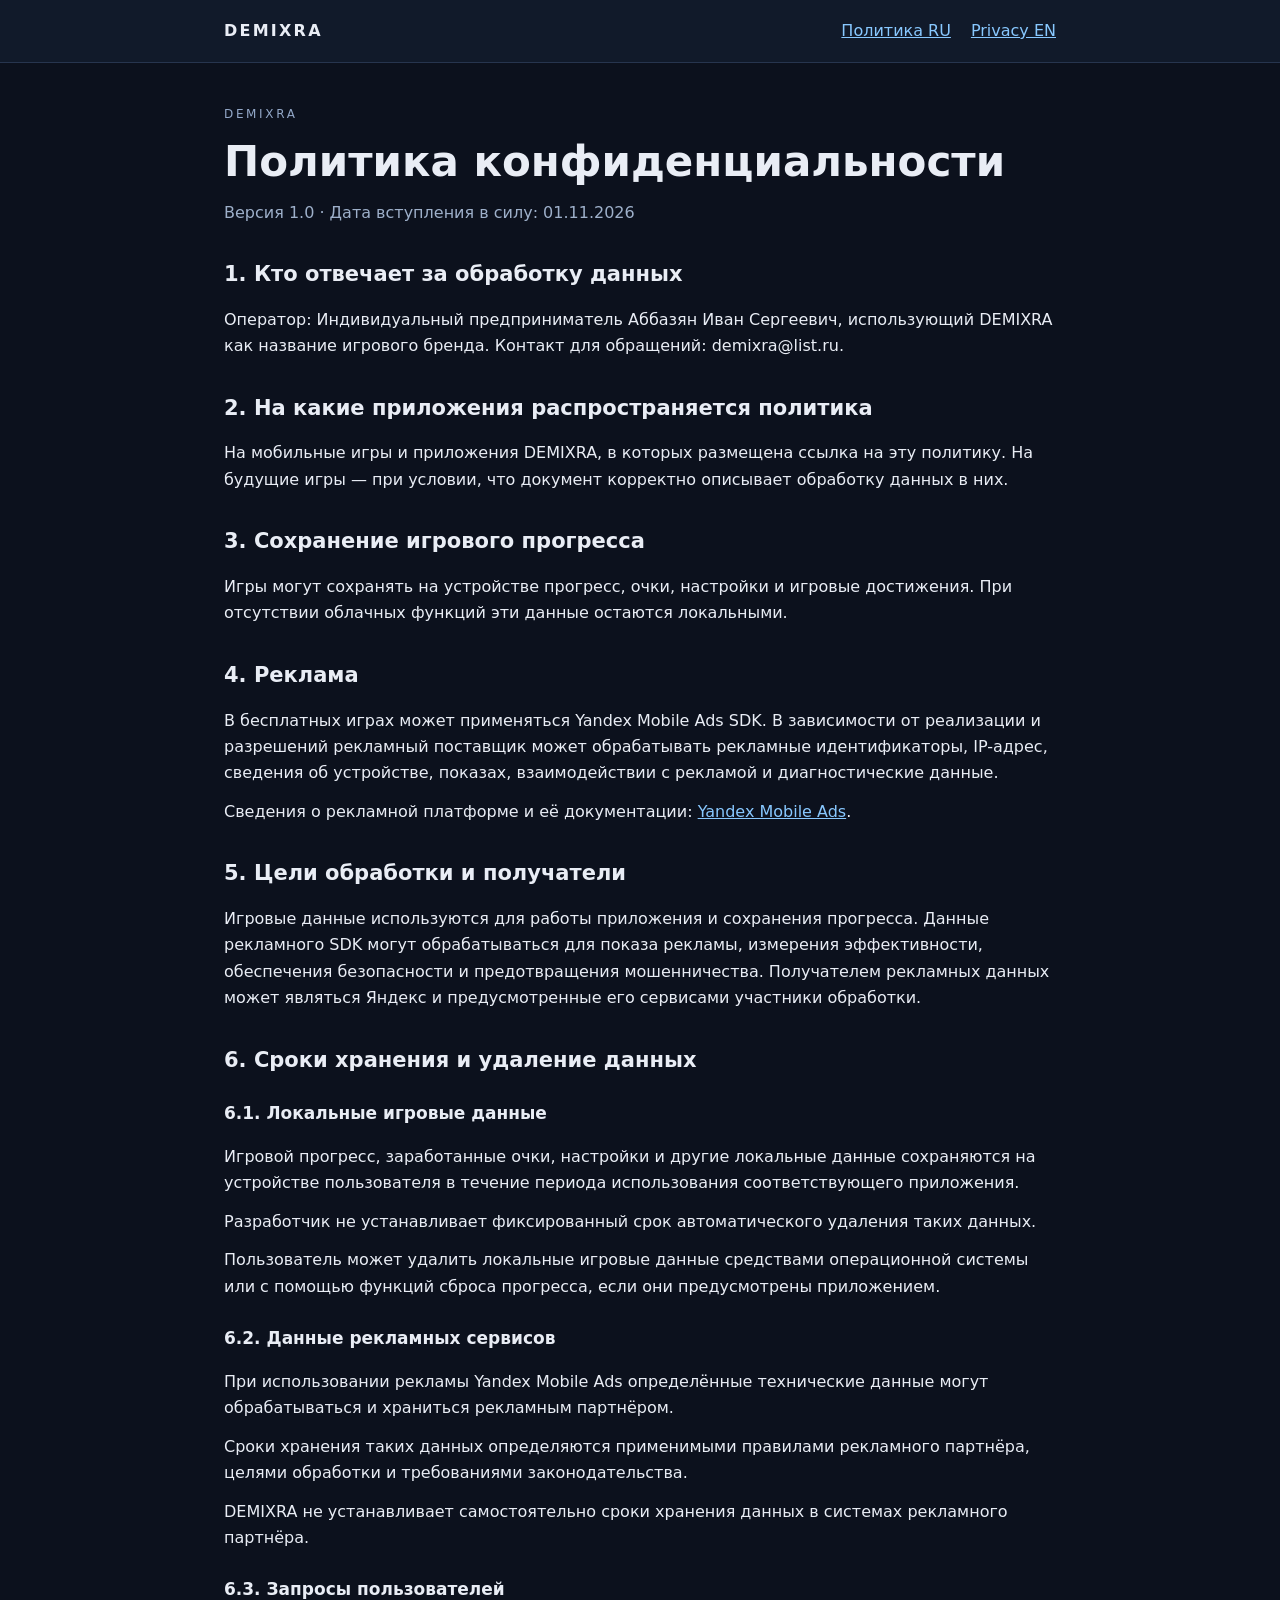
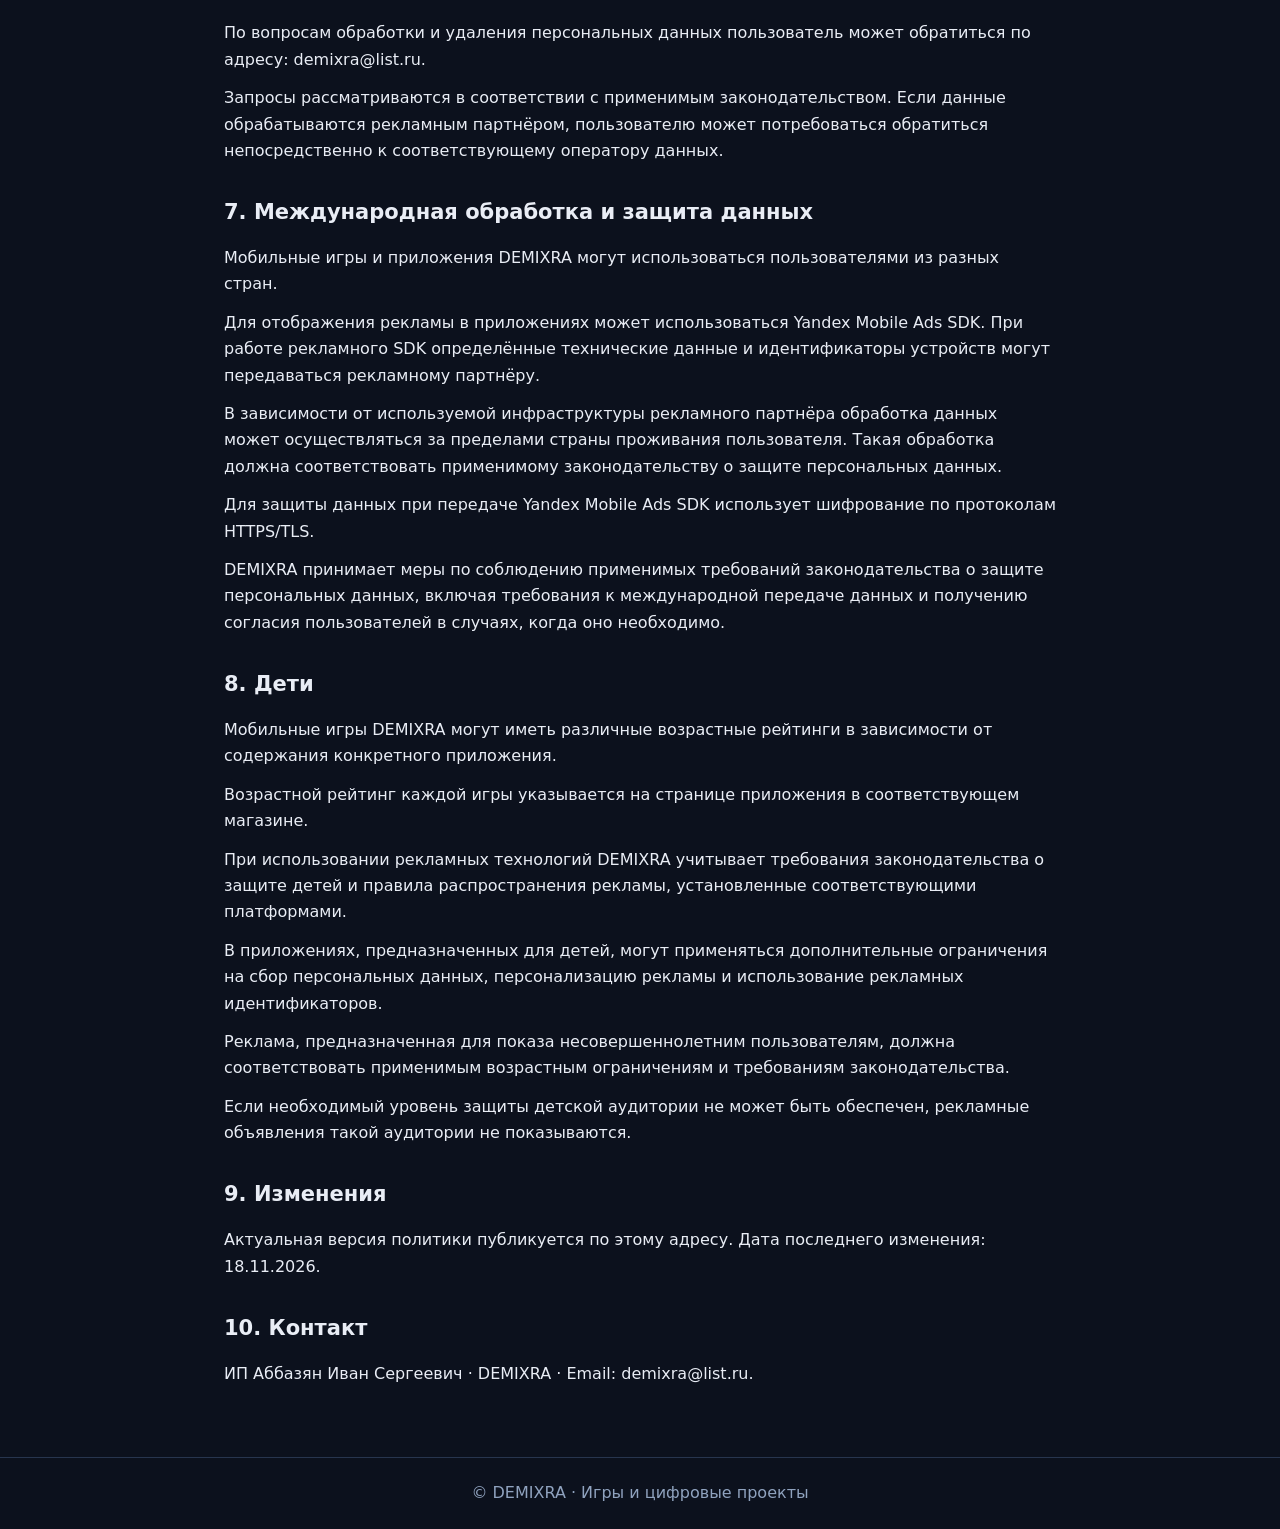
<file: privacy/index.html>
<!DOCTYPE html>
<html lang="ru">
<head>
  <meta charset="utf-8">
  <meta name="viewport" content="width=device-width, initial-scale=1">
  <meta name="robots" content="index,follow">
  <title>Политика конфиденциальности — DEMIXRA</title>
  <link rel="stylesheet" href="../style.css">
</head>
<body>
  <header>
    <nav aria-label="Language navigation">
      <span class="brand">DEMIXRA</span>
      <div class="links">
        <a href="./" lang="ru">Политика RU</a>
        <a href="en/" lang="en">Privacy EN</a>
      </div>
    </nav>
  </header>
  <main>
    <p class="eyebrow">DEMIXRA</p>
    <h1>Политика конфиденциальности</h1>
    <p class="meta">Версия 1.0 · Дата вступления в силу: 01.11.2026</p>
    <h2>1. Кто отвечает за обработку данных</h2>
    <p>Оператор: Индивидуальный предприниматель Аббазян Иван Сергеевич, использующий DEMIXRA как название игрового бренда. Контакт для обращений: demixra@list.ru.</p>
    <h2>2. На какие приложения распространяется политика</h2>
    <p>На мобильные игры и приложения DEMIXRA, в которых размещена ссылка на эту политику. На будущие игры — при условии, что документ корректно описывает обработку данных в них.</p>
    <h2>3. Сохранение игрового прогресса</h2>
    <p>Игры могут сохранять на устройстве прогресс, очки, настройки и игровые достижения. При отсутствии облачных функций эти данные остаются локальными.</p>
    <h2>4. Реклама</h2>
    <p>В бесплатных играх может применяться Yandex Mobile Ads SDK. В зависимости от реализации и разрешений рекламный поставщик может обрабатывать рекламные идентификаторы, IP-адрес, сведения об устройстве, показах, взаимодействии с рекламой и диагностические данные.</p>
    <p>
      Сведения о рекламной платформе и её документации: <a href="https://ads.yandex.com/helpcenter/ru/dev/android/quick-start" rel="noopener noreferrer">Yandex Mobile Ads</a>.
    </p>
    <h2>5. Цели обработки и получатели</h2>
    <p>Игровые данные используются для работы приложения и сохранения прогресса. Данные рекламного SDK могут обрабатываться для показа рекламы, измерения эффективности, обеспечения безопасности и предотвращения мошенничества. Получателем рекламных данных может являться Яндекс и предусмотренные его сервисами участники обработки.</p>
    <h2>6. Сроки хранения и удаление данных</h2>
    <h3>6.1. Локальные игровые данные</h3>
    <p>Игровой прогресс, заработанные очки, настройки и другие локальные данные сохраняются на устройстве пользователя в течение периода использования соответствующего приложения.</p>
    <p>Разработчик не устанавливает фиксированный срок автоматического удаления таких данных.</p>
    <p>Пользователь может удалить локальные игровые данные средствами операционной системы или с помощью функций сброса прогресса, если они предусмотрены приложением.</p>
    <h3>6.2. Данные рекламных сервисов</h3>
    <p>При использовании рекламы Yandex Mobile Ads определённые технические данные могут обрабатываться и храниться рекламным партнёром.</p>
    <p>Сроки хранения таких данных определяются применимыми правилами рекламного партнёра, целями обработки и требованиями законодательства.</p>
    <p>DEMIXRA не устанавливает самостоятельно сроки хранения данных в системах рекламного партнёра.</p>
    <h3>6.3. Запросы пользователей</h3>
    <p>По вопросам обработки и удаления персональных данных пользователь может обратиться по адресу: demixra@list.ru.</p>
    <p>Запросы рассматриваются в соответствии с применимым законодательством. Если данные обрабатываются рекламным партнёром, пользователю может потребоваться обратиться непосредственно к соответствующему оператору данных.</p>
    <h2>7. Международная обработка и защита данных</h2>
    <p>Мобильные игры и приложения DEMIXRA могут использоваться пользователями из разных стран.</p>
    <p>Для отображения рекламы в приложениях может использоваться Yandex Mobile Ads SDK. При работе рекламного SDK определённые технические данные и идентификаторы устройств могут передаваться рекламному партнёру.</p>
    <p>В зависимости от используемой инфраструктуры рекламного партнёра обработка данных может осуществляться за пределами страны проживания пользователя. Такая обработка должна соответствовать применимому законодательству о защите персональных данных.</p>
    <p>Для защиты данных при передаче Yandex Mobile Ads SDK использует шифрование по протоколам HTTPS/TLS.</p>
    <p>DEMIXRA принимает меры по соблюдению применимых требований законодательства о защите персональных данных, включая требования к международной передаче данных и получению согласия пользователей в случаях, когда оно необходимо.</p>
    <h2>8. Дети</h2>
    <p>Мобильные игры DEMIXRA могут иметь различные возрастные рейтинги в зависимости от содержания конкретного приложения.</p>
    <p>Возрастной рейтинг каждой игры указывается на странице приложения в соответствующем магазине.</p>
    <p>При использовании рекламных технологий DEMIXRA учитывает требования законодательства о защите детей и правила распространения рекламы, установленные соответствующими платформами.</p>
    <p>В приложениях, предназначенных для детей, могут применяться дополнительные ограничения на сбор персональных данных, персонализацию рекламы и использование рекламных идентификаторов.</p>
    <p>Реклама, предназначенная для показа несовершеннолетним пользователям, должна соответствовать применимым возрастным ограничениям и требованиям законодательства.</p>
    <p>Если необходимый уровень защиты детской аудитории не может быть обеспечен, рекламные объявления такой аудитории не показываются.</p>
    <h2>9. Изменения</h2>
    <p>Актуальная версия политики публикуется по этому адресу. Дата последнего изменения: 18.11.2026.</p>
    <h2>10. Контакт</h2>
    <p>ИП Аббазян Иван Сергеевич · DEMIXRA · Email: demixra@list.ru.</p>
  </main>
  <footer>© DEMIXRA · Игры и цифровые проекты</footer>
</body>
</html>
</file>
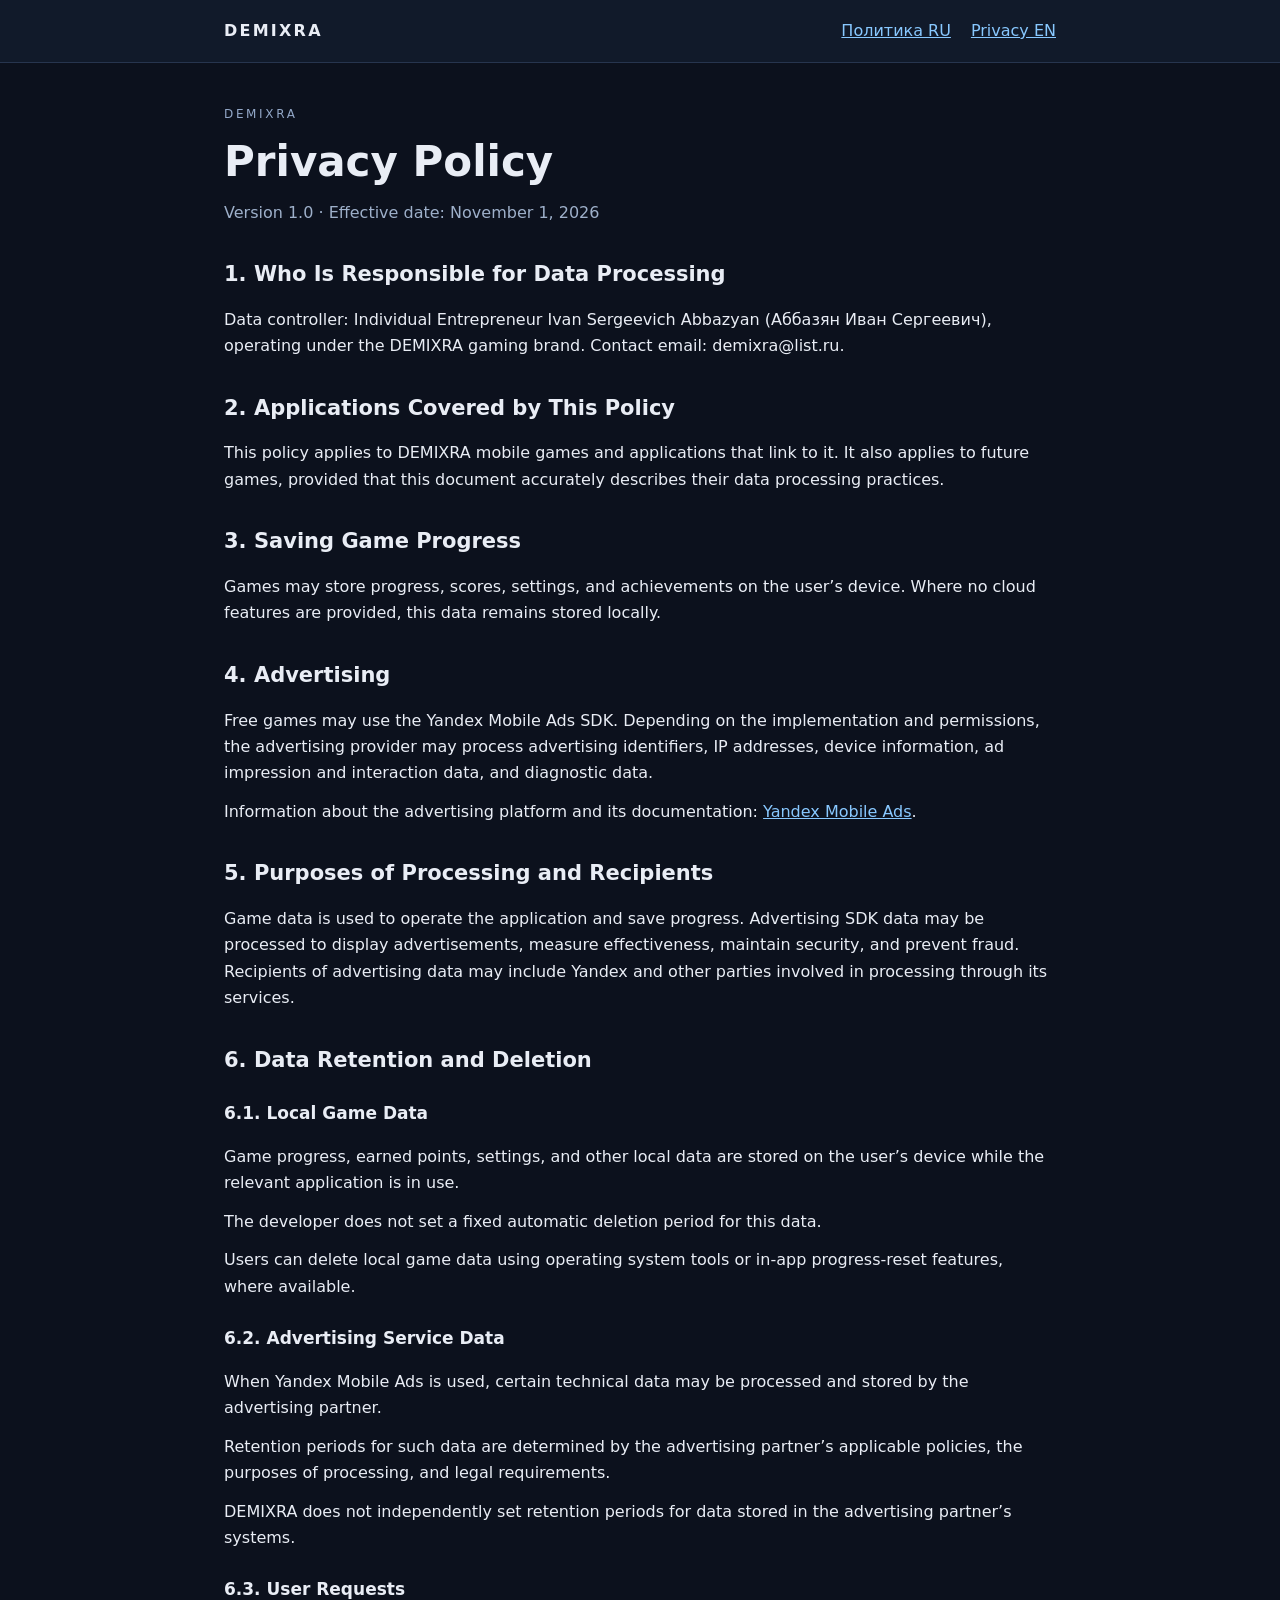
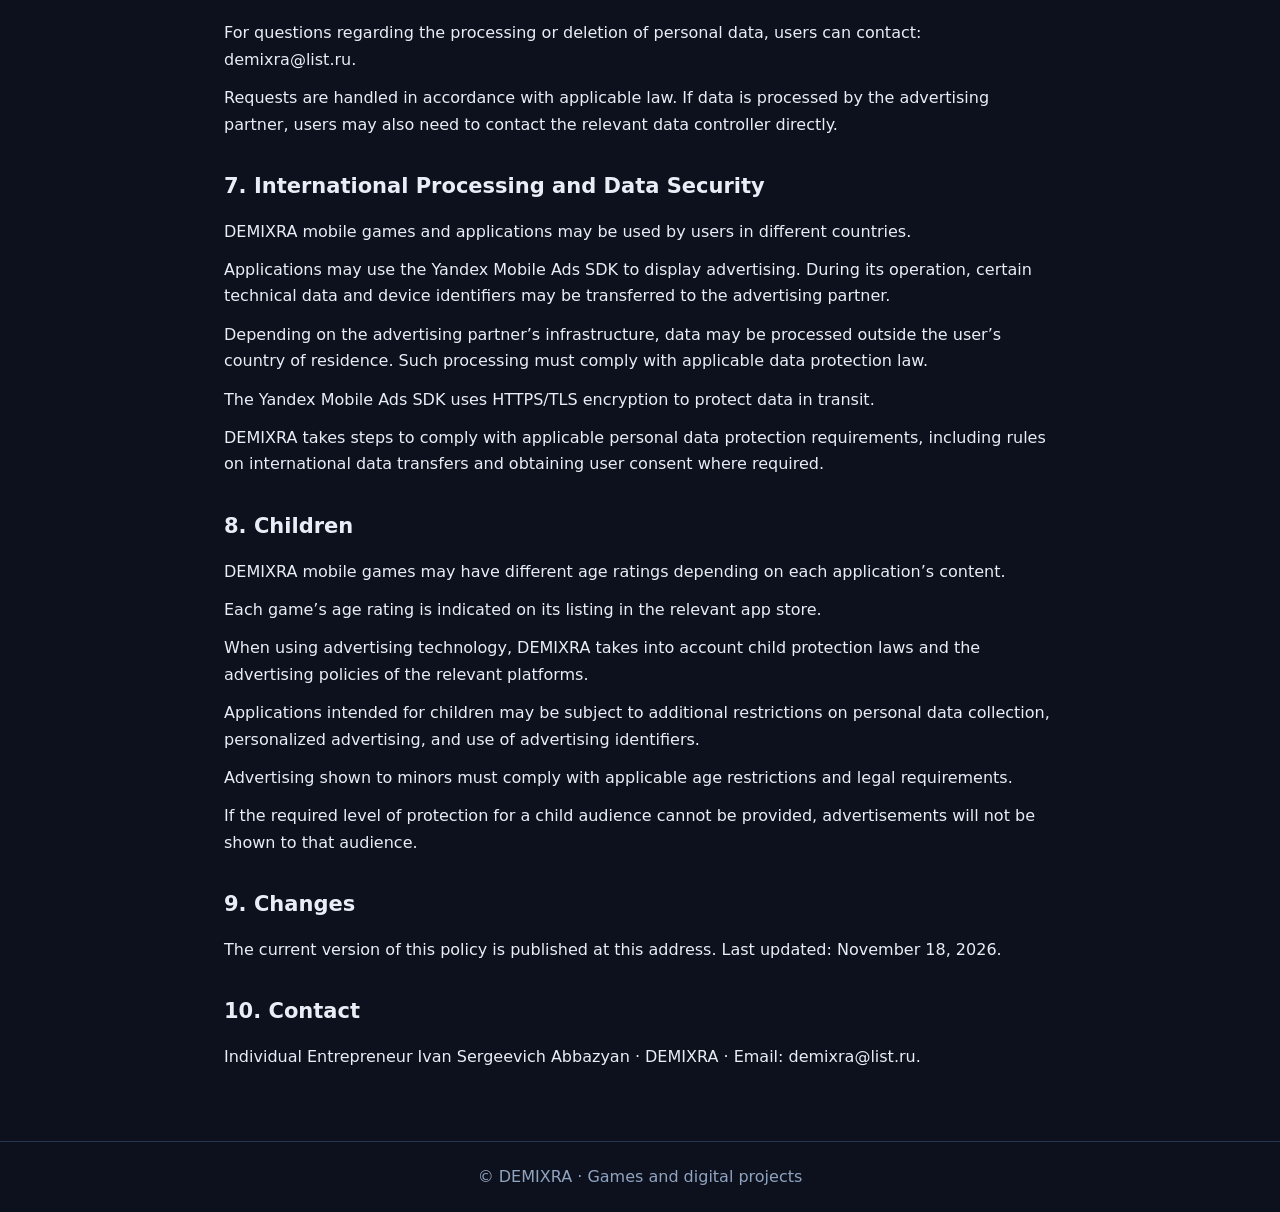
<file: privacy/en/index.html>
<!DOCTYPE html>
<html lang="en">
<head>
  <meta charset="utf-8">
  <meta name="viewport" content="width=device-width, initial-scale=1">
  <meta name="robots" content="index,follow">
  <title>Privacy Policy — DEMIXRA</title>
  <link rel="stylesheet" href="../../style.css">
</head>
<body>
  <header>
    <nav aria-label="Language navigation">
      <span class="brand">DEMIXRA</span>
      <div class="links">
        <a href="../" lang="ru">Политика RU</a>
        <a href="./" lang="en">Privacy EN</a>
      </div>
    </nav>
  </header>
  <main>
    <p class="eyebrow">DEMIXRA</p>
    <h1>Privacy Policy</h1>
    <p class="meta">Version 1.0 · Effective date: November 1, 2026</p>
    <h2>1. Who Is Responsible for Data Processing</h2>
    <p>Data controller: Individual Entrepreneur Ivan Sergeevich Abbazyan (Аббазян Иван Сергеевич), operating under the DEMIXRA gaming brand. Contact email: demixra@list.ru.</p>
    <h2>2. Applications Covered by This Policy</h2>
    <p>This policy applies to DEMIXRA mobile games and applications that link to it. It also applies to future games, provided that this document accurately describes their data processing practices.</p>
    <h2>3. Saving Game Progress</h2>
    <p>Games may store progress, scores, settings, and achievements on the user’s device. Where no cloud features are provided, this data remains stored locally.</p>
    <h2>4. Advertising</h2>
    <p>Free games may use the Yandex Mobile Ads SDK. Depending on the implementation and permissions, the advertising provider may process advertising identifiers, IP addresses, device information, ad impression and interaction data, and diagnostic data.</p>
    <p>
      Information about the advertising platform and its documentation: <a href="https://ads.yandex.com/helpcenter/ru/dev/android/quick-start" rel="noopener noreferrer">Yandex Mobile Ads</a>.
    </p>
    <h2>5. Purposes of Processing and Recipients</h2>
    <p>Game data is used to operate the application and save progress. Advertising SDK data may be processed to display advertisements, measure effectiveness, maintain security, and prevent fraud. Recipients of advertising data may include Yandex and other parties involved in processing through its services.</p>
    <h2>6. Data Retention and Deletion</h2>
    <h3>6.1. Local Game Data</h3>
    <p>Game progress, earned points, settings, and other local data are stored on the user’s device while the relevant application is in use.</p>
    <p>The developer does not set a fixed automatic deletion period for this data.</p>
    <p>Users can delete local game data using operating system tools or in-app progress-reset features, where available.</p>
    <h3>6.2. Advertising Service Data</h3>
    <p>When Yandex Mobile Ads is used, certain technical data may be processed and stored by the advertising partner.</p>
    <p>Retention periods for such data are determined by the advertising partner’s applicable policies, the purposes of processing, and legal requirements.</p>
    <p>DEMIXRA does not independently set retention periods for data stored in the advertising partner’s systems.</p>
    <h3>6.3. User Requests</h3>
    <p>For questions regarding the processing or deletion of personal data, users can contact: demixra@list.ru.</p>
    <p>Requests are handled in accordance with applicable law. If data is processed by the advertising partner, users may also need to contact the relevant data controller directly.</p>
    <h2>7. International Processing and Data Security</h2>
    <p>DEMIXRA mobile games and applications may be used by users in different countries.</p>
    <p>Applications may use the Yandex Mobile Ads SDK to display advertising. During its operation, certain technical data and device identifiers may be transferred to the advertising partner.</p>
    <p>Depending on the advertising partner’s infrastructure, data may be processed outside the user’s country of residence. Such processing must comply with applicable data protection law.</p>
    <p>The Yandex Mobile Ads SDK uses HTTPS/TLS encryption to protect data in transit.</p>
    <p>DEMIXRA takes steps to comply with applicable personal data protection requirements, including rules on international data transfers and obtaining user consent where required.</p>
    <h2>8. Children</h2>
    <p>DEMIXRA mobile games may have different age ratings depending on each application’s content.</p>
    <p>Each game’s age rating is indicated on its listing in the relevant app store.</p>
    <p>When using advertising technology, DEMIXRA takes into account child protection laws and the advertising policies of the relevant platforms.</p>
    <p>Applications intended for children may be subject to additional restrictions on personal data collection, personalized advertising, and use of advertising identifiers.</p>
    <p>Advertising shown to minors must comply with applicable age restrictions and legal requirements.</p>
    <p>If the required level of protection for a child audience cannot be provided, advertisements will not be shown to that audience.</p>
    <h2>9. Changes</h2>
    <p>The current version of this policy is published at this address. Last updated: November 18, 2026.</p>
    <h2>10. Contact</h2>
    <p>Individual Entrepreneur Ivan Sergeevich Abbazyan · DEMIXRA · Email: demixra@list.ru.</p>
  </main>
  <footer>© DEMIXRA · Games and digital projects</footer>
</body>
</html>
</file>
<file: style.css>
*{box-sizing:border-box}html{font-family:system-ui,-apple-system,"Segoe UI",Arial,sans-serif;line-height:1.65;color:#e9edf5;background:#0c111d}body{margin:0}header{border-bottom:1px solid #27354e;background:#111a2a}nav{max-width:880px;margin:auto;padding:18px 24px;display:flex;align-items:center;justify-content:space-between;gap:16px;flex-wrap:wrap}.brand{font-weight:850;letter-spacing:.14em}.links{display:flex;gap:20px}a{color:#88c8ff}main{max-width:880px;margin:42px auto 70px;padding:0 24px}.eyebrow{font-size:12px;letter-spacing:.22em;color:#93a8c8}h1{font-size:clamp(28px,5vw,42px);line-height:1.2;margin:6px 0 12px}h2{font-size:21px;line-height:1.4;margin-top:34px}h3{font-size:17px;margin-top:24px}p{margin:12px 0}.meta{color:#9eb0ca}footer{border-top:1px solid #27354e;color:#90a3bf;text-align:center;padding:22px 15px}@media(max-width:520px){main{margin-top:28px}nav{align-items:flex-start}.links{gap:14px}}
</file>
